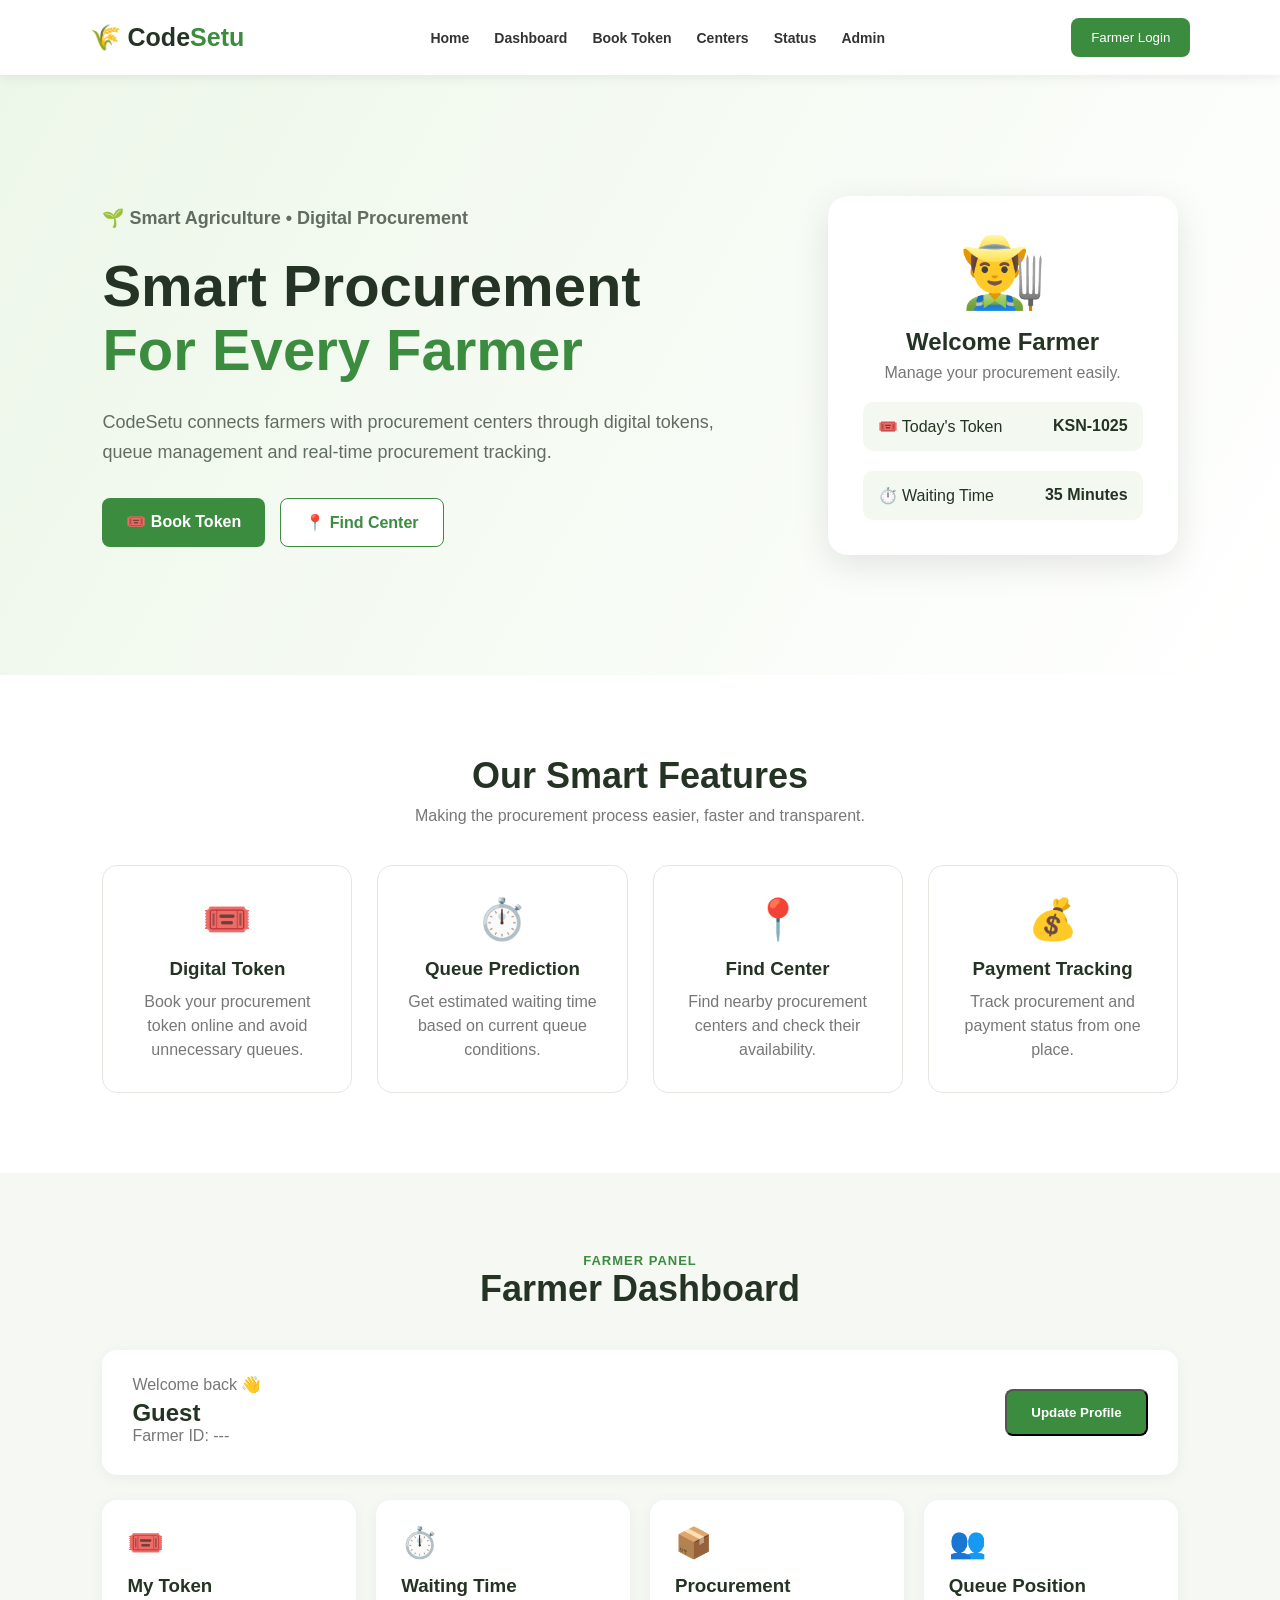
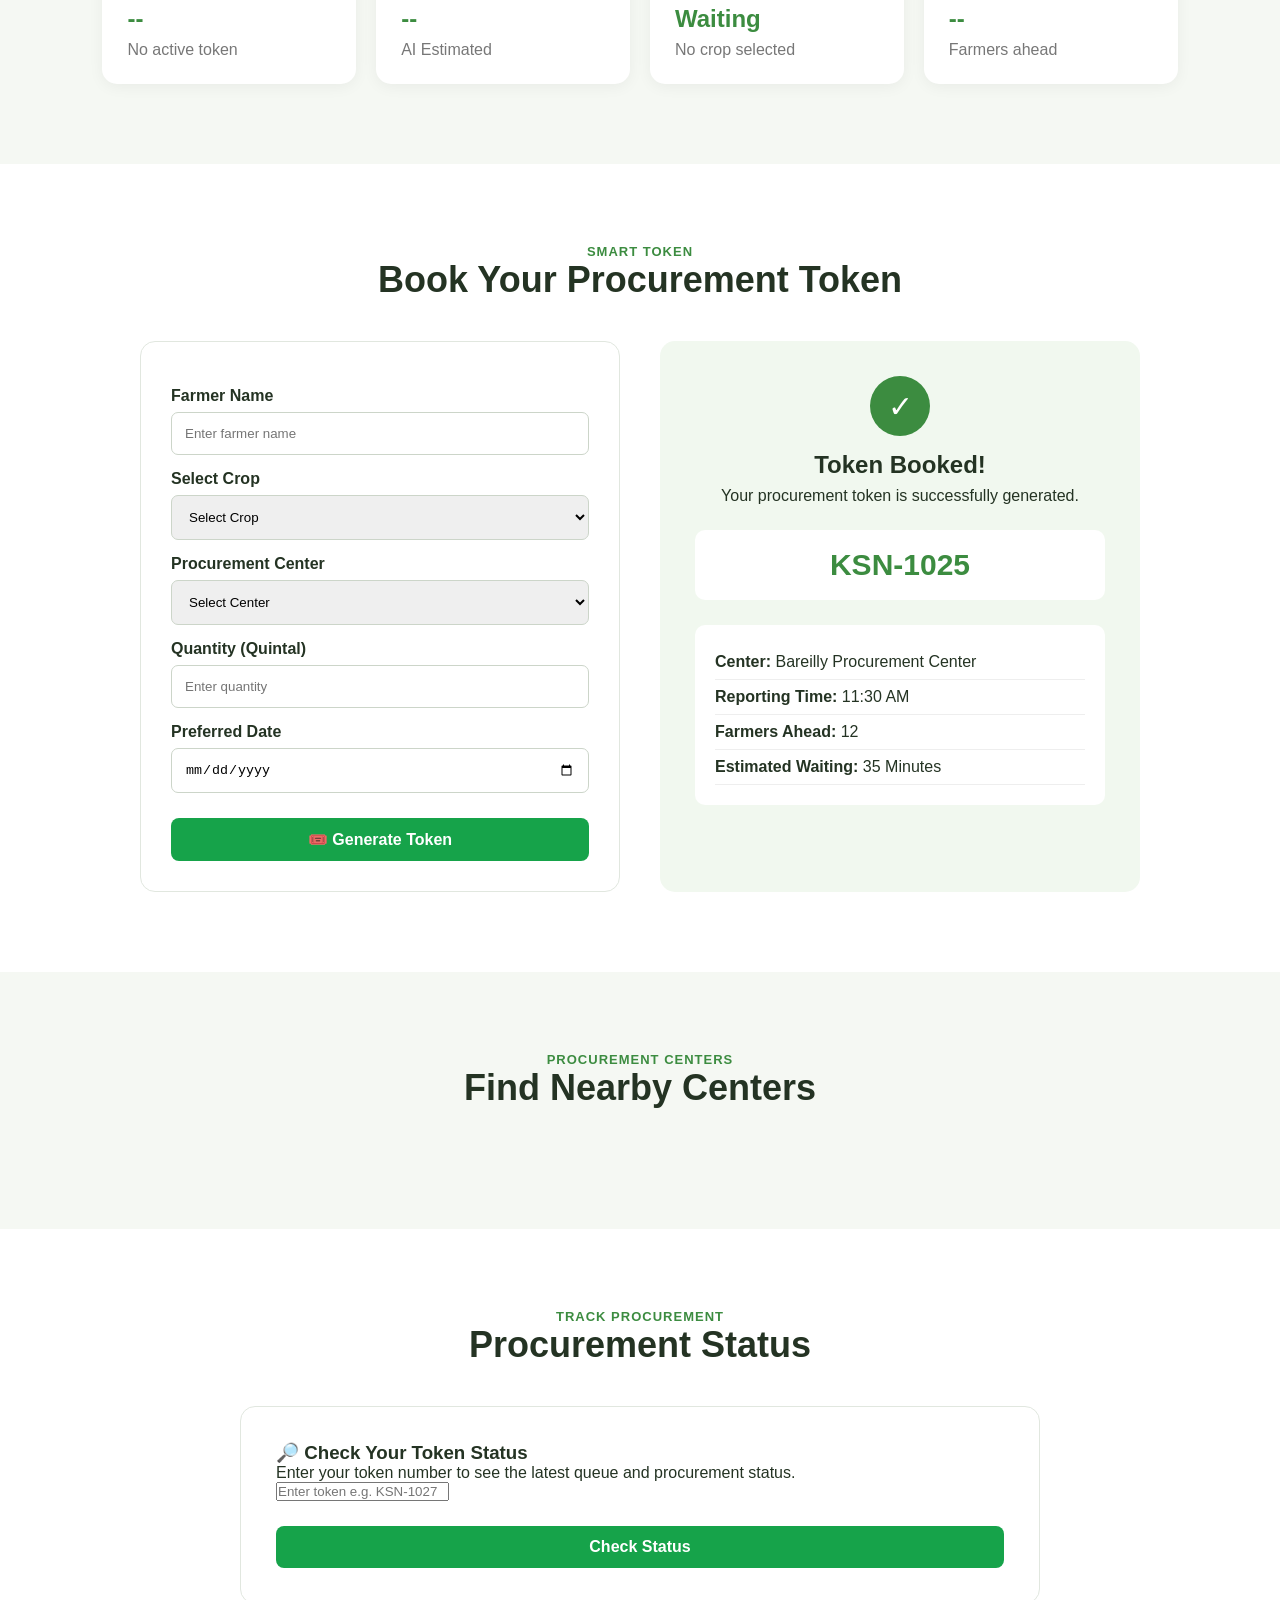
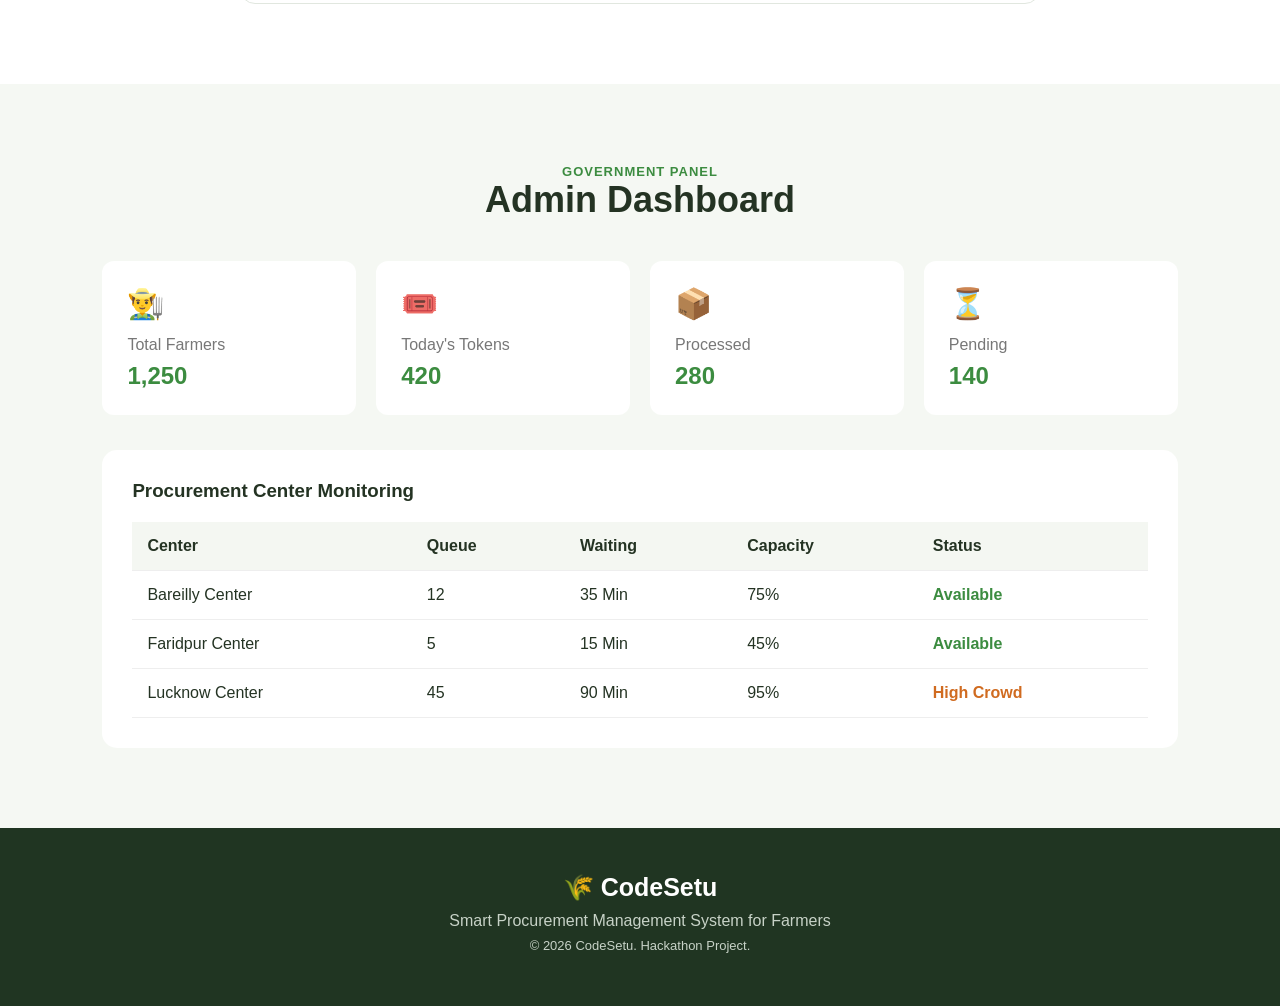
<file: index.html>
<!DOCTYPE html>
<html lang="en">
<head>
    <meta charset="UTF-8">
    <meta name="viewport" content="width=device-width, initial-scale=1.0">

    <title>Codesetu - Smart Procurement</title>
    <link rel="stylesheet" href="project.css">
    <script src="project.js" defer></script>

</head>

<body>

<!-- ================= NAVBAR ================= -->

<header class="navbar">

    <div class="logo">
        🌾 Code<span>Setu</span>
    </div>

    <nav>
        <a href="#home">Home</a>
        <a href="#dashboard">Dashboard</a>
        <a href="#token">Book Token</a>
        <a href="#centers">Centers</a>
        <a href="#status">Status</a>
        <a href="#admin">Admin</a>
    </nav>

    <button class="login-btn" onclick="openLogin()">Farmer Login</button>

</header>


<!-- ================= FARMER LOGIN MODAL ================= -->

<div id="loginModal" class="login-modal">

    <div class="login-box">

        <button
            class="close-btn"
            onclick="closeLogin()"
        >
            ×
        </button>

        <h2>🌾 Farmer Login</h2>

        <p>
            Login using your registered mobile number
        </p>

        <!-- MOBILE NUMBER -->

        <label>
            Mobile Number
        </label>

        <input
            type="tel"
            id="mobile"
            placeholder="Enter 10-digit mobile number"
            maxlength="10"
            required
        >

        <!-- PASSWORD -->

        <label>
            Password
        </label>

        <input
            type="password"
            id="password"
            placeholder="Enter your password"
            required
        >

        <!-- LOGIN BUTTON -->

        <button
            class="submit-btn"
            onclick="loginUser()"
        >
            🔐 Login
        </button>

    </div>

</div>


<!-- ================= HOME ================= -->

<section id="home" class="hero">

    <div class="hero-content">

        <p class="tag">🌱 Smart Agriculture • Digital Procurement</p>

        <h1>
            Smart Procurement
            <br>
            <span>For Every Farmer</span>
        </h1>

        <p>
            CodeSetu connects farmers with procurement centers
            through digital tokens, queue management and
            real-time procurement tracking.
        </p>

        <div class="hero-buttons">
            <a href="#token" class="primary-btn">🎟️ Book Token</a>
            <a href="#centers" class="secondary-btn">📍 Find Center</a>
        </div>

    </div>


    <div class="hero-card">

        <div class="farmer-icon">👨‍🌾</div>

        <h2>Welcome Farmer</h2>

        <p>Manage your procurement easily.</p>

        <div class="mini-card">
            <span>🎟️ Today's Token</span>
            <strong>KSN-1025</strong>
        </div>

        <div class="mini-card">
            <span>⏱️ Waiting Time</span>
            <strong>35 Minutes</strong>
        </div>

    </div>

</section>


<!-- ================= FEATURES ================= -->

<section class="features">

    <h2>Our Smart Features</h2>

    <p class="section-text">
        Making the procurement process easier, faster and transparent.
    </p>

    <div class="feature-grid">

        <div class="feature-card">
            <div class="icon">🎟️</div>
            <h3>Digital Token</h3>
            <p>
                Book your procurement token online and avoid
                unnecessary queues.
            </p>
        </div>

        <div class="feature-card">
            <div class="icon">⏱️</div>
            <h3>Queue Prediction</h3>
            <p>
                Get estimated waiting time based on current
                queue conditions.
            </p>
        </div>

        <div class="feature-card">
            <div class="icon">📍</div>
            <h3>Find Center</h3>
            <p>
                Find nearby procurement centers and check
                their availability.
            </p>
        </div>

        <div class="feature-card">
            <div class="icon">💰</div>
            <h3>Payment Tracking</h3>
            <p>
                Track procurement and payment status from
                one place.
            </p>
        </div>

    </div>

</section>


<!-- ================= FARMER DASHBOARD ================= -->
<!-- ================= FARMER DASHBOARD ================= -->

<section id="dashboard" class="dashboard">

    <div class="section-heading">
        <p>FARMER PANEL</p>
        <h2>Farmer Dashboard</h2>
    </div>


    <div class="welcome-box">

        <div>
            <p>Welcome back 👋</p>

            <h2 id="dashboardFarmerName">
                Guest
            </h2>

            <p>
                Farmer ID:
                <span id="dashboardFarmerId">
                    ---
                </span>
            </p>
        </div>

        <div>
            <button class="primary-btn">
                Update Profile
            </button>
        </div>

    </div>


    <div class="dashboard-grid">

        <!-- TOKEN -->

        <div class="dashboard-card">

            <span>🎟️</span>

            <h3>My Token</h3>

            <h2 id="dashboardToken">
                --
            </h2>

            <p id="dashboardTokenTime">
                No active token
            </p>

        </div>


        <!-- WAITING -->

        <div class="dashboard-card">

            <span>⏱️</span>

            <h3>Waiting Time</h3>

            <h2 id="dashboardWaiting">
                --
            </h2>

            <p>
                AI Estimated
            </p>

        </div>


        <!-- PROCUREMENT -->

        <div class="dashboard-card">

            <span>📦</span>

            <h3>Procurement</h3>

            <h2 id="dashboardStatus">
                Waiting
            </h2>

            <p id="dashboardCrop">
                No crop selected
            </p>

        </div>


        <!-- QUEUE -->

        <div class="dashboard-card">

            <span>👥</span>

            <h3>Queue Position</h3>

            <h2 id="dashboardQueue">
                --
            </h2>

            <p>
                Farmers ahead
            </p>

        </div>

    </div>

</section>

<!-- ================= TOKEN BOOKING ================= -->

<section id="token" class="token-section">

    <div class="section-heading">
        <p>SMART TOKEN</p>
        <h2>Book Your Procurement Token</h2>
    </div>


    <div class="form-container">

        <form id="tokenForm">

            <label>Farmer Name</label>

            <input
                type="text"
                id="tokenFarmerName"
                placeholder="Enter farmer name"
                required
            >


            <label>Select Crop</label>

            <select id="tokenCrop" required>

                <option value="">
                    Select Crop
                </option>

                <option value="Wheat">
                    Wheat
                </option>

                <option value="Rice">
                    Rice
                </option>

                <option value="Maize">
                    Maize
                </option>

                <option value="Mustard">
                    Mustard
                </option>

            </select>


            <label>Procurement Center</label>

            <select id="tokenCenter" required>

                <option value="">
                    Select Center
                </option>

                <option value="1">
                    Center A
                </option>

                <option value="2">
                    Center B
                </option>

                <option value="3">
                    Center C
                </option>

            </select>


            <label>Quantity (Quintal)</label>

            <input
                type="number"
                id="tokenQuantity"
                placeholder="Enter quantity"
                required
            >


            <label>Preferred Date</label>

            <input
                type="date"
                id="tokenDate"
                required
            >


            <button
                type="submit"
                class="submit-btn"
            >
                🎟️ Generate Token
            </button>

        </form>


        <div class="token-result">

            <div class="success-icon">
                ✓
            </div>

            <h2>
                Token Booked!
            </h2>

            <p>
                Your procurement token is successfully generated.
            </p>

            <div class="token-number">
                KSN-1025
            </div>

            <div class="token-info">

                <p>
                    <strong>Center:</strong>
                    Bareilly Procurement Center
                </p>

                <p>
                    <strong>Reporting Time:</strong>
                    11:30 AM
                </p>

                <p>
                    <strong>Farmers Ahead:</strong>
                    12
                </p>

                <p>
                    <strong>Estimated Waiting:</strong>
                    35 Minutes
                </p>

            </div>

        </div>

    </div>

</section>


<!-- ================= PROCUREMENT CENTERS ================= -->

<section id="centers" class="centers">

    <div class="section-heading">

        <p>PROCUREMENT CENTERS</p>

        <h2>Find Nearby Centers</h2>

    </div>


   <div class="center-grid" id="centerGrid">

    <!-- Live centers will be loaded from database -->

</div>

</section>
<!-- ================= STATUS ================= -->

<section id="status" class="status-section">

    <div class="section-heading">

        <p>TRACK PROCUREMENT</p>

        <h2>Procurement Status</h2>

    </div>


    <!-- TOKEN SEARCH -->

    <div class="status-card">

        <div class="status-search">

            <h3>
                🔎 Check Your Token Status
            </h3>

            <p>
                Enter your token number to see the
                latest queue and procurement status.
            </p>

            <div class="status-search-box">

                <input
    type="text"
    id="statusTokenInput"
    placeholder="Enter token e.g. KSN-1027"
>

                <button
                    type="button"
                    class="submit-btn"
                    onclick="checkTokenStatus()"
                >
                    Check Status
                </button>

            </div>

        </div>


        <!-- DYNAMIC RESULT -->

        <div
            id="statusResult"
            class="status-result"
            style="display:none;"
        >

            <div class="status-header">

                <div>

                    <h3 id="statusTokenTitle">
                        Token KSN-4
                    </h3>

                    <p>
                        Farmer ID:
                        <strong id="statusFarmerId">
                            --
                        </strong>
                    </p>

                </div>

                <span
                    id="statusBadge"
                    class="status-badge"
                >
                    Waiting
                </span>

            </div>


            <div class="status-info-grid">

                <div class="status-info-box">

                    <span>
                        👥 Queue Position
                    </span>

                    <strong id="statusQueue">
                        --
                    </strong>

                </div>

                <div class="status-info-box">

                    <span>
                        📦 Procurement
                    </span>

                    <strong id="statusProcurement">
                        --
                    </strong>

                </div>

            </div>


            <div class="timeline">

                <div class="timeline-item completed">

                    <div class="circle">
                        ✓
                    </div>

                    <div>
                        <h3>
                            Token Generated
                        </h3>

                        <p>
                            Token successfully generated
                        </p>
                    </div>

                </div>


                <div
                    class="timeline-item active"
                >

                    <div class="circle">
                        2
                    </div>

                    <div>
                        <h3>
                            Queue Status
                        </h3>

                        <p>
                            Your position is shown above
                        </p>
                    </div>

                </div>


                <div class="timeline-item">

                    <div class="circle">
                        3
                    </div>

                    <div>
                        <h3>
                            Procurement Processing
                        </h3>

                        <p>
                            Will update according to current status
                        </p>
                    </div>

                </div>


                <div class="timeline-item">

                    <div class="circle">
                        4
                    </div>

                    <div>
                        <h3>
                            Crop Accepted
                        </h3>

                        <p>
                            Pending
                        </p>
                    </div>

                </div>


                <div class="timeline-item">

                    <div class="circle">
                        5
                    </div>

                    <div>
                        <h3>
                            Payment Received
                        </h3>

                        <p>
                            Pending
                        </p>
                    </div>

                </div>

            </div>

        </div>

    </div>

</section>


<!-- ================= ADMIN DASHBOARD ================= -->

<section id="admin" class="admin-section">

    <div class="section-heading">

        <p>GOVERNMENT PANEL</p>

        <h2>Admin Dashboard</h2>

    </div>


    <div class="admin-stats">

        <div class="admin-card">

            <span>👨‍🌾</span>

            <p>
                Total Farmers
            </p>

            <h2>
                1,250
            </h2>

        </div>


        <div class="admin-card">

            <span>🎟️</span>

            <p>
                Today's Tokens
            </p>

            <h2>
                420
            </h2>

        </div>


        <div class="admin-card">

            <span>📦</span>

            <p>
                Processed
            </p>

            <h2>
                280
            </h2>

        </div>


        <div class="admin-card">

            <span>⏳</span>

            <p>
                Pending
            </p>

            <h2>
                140
            </h2>

        </div>

    </div>


    <div class="admin-table">

        <h3>
            Procurement Center Monitoring
        </h3>

        <table>

            <thead>

                <tr>
                    <th>Center</th>
                    <th>Queue</th>
                    <th>Waiting</th>
                    <th>Capacity</th>
                    <th>Status</th>
                </tr>

            </thead>


            <tbody>

                <tr>

                    <td>
                        Bareilly Center
                    </td>

                    <td>
                        12
                    </td>

                    <td>
                        35 Min
                    </td>

                    <td>
                        75%
                    </td>

                    <td>
                        <span class="table-green">
                            Available
                        </span>
                    </td>

                </tr>


                <tr>

                    <td>
                        Faridpur Center
                    </td>

                    <td>
                        5
                    </td>

                    <td>
                        15 Min
                    </td>

                    <td>
                        45%
                    </td>

                    <td>
                        <span class="table-green">
                            Available
                        </span>
                    </td>

                </tr>


                <tr>

                    <td>
                        Lucknow Center
                    </td>

                    <td>
                        45
                    </td>

                    <td>
                        90 Min
                    </td>

                    <td>
                        95%
                    </td>

                    <td>
                        <span class="table-red">
                            High Crowd
                        </span>
                    </td>

                </tr>

            </tbody>

        </table>

    </div>

</section>


<!-- ================= FOOTER ================= -->

<footer>

    <div class="footer-logo">
        🌾 CodeSetu
    </div>

    <p>
        Smart Procurement Management System for Farmers
    </p>

    <p class="copyright">
        © 2026 CodeSetu. Hackathon Project.
    </p>

</footer>


</body>
</html>
</file>
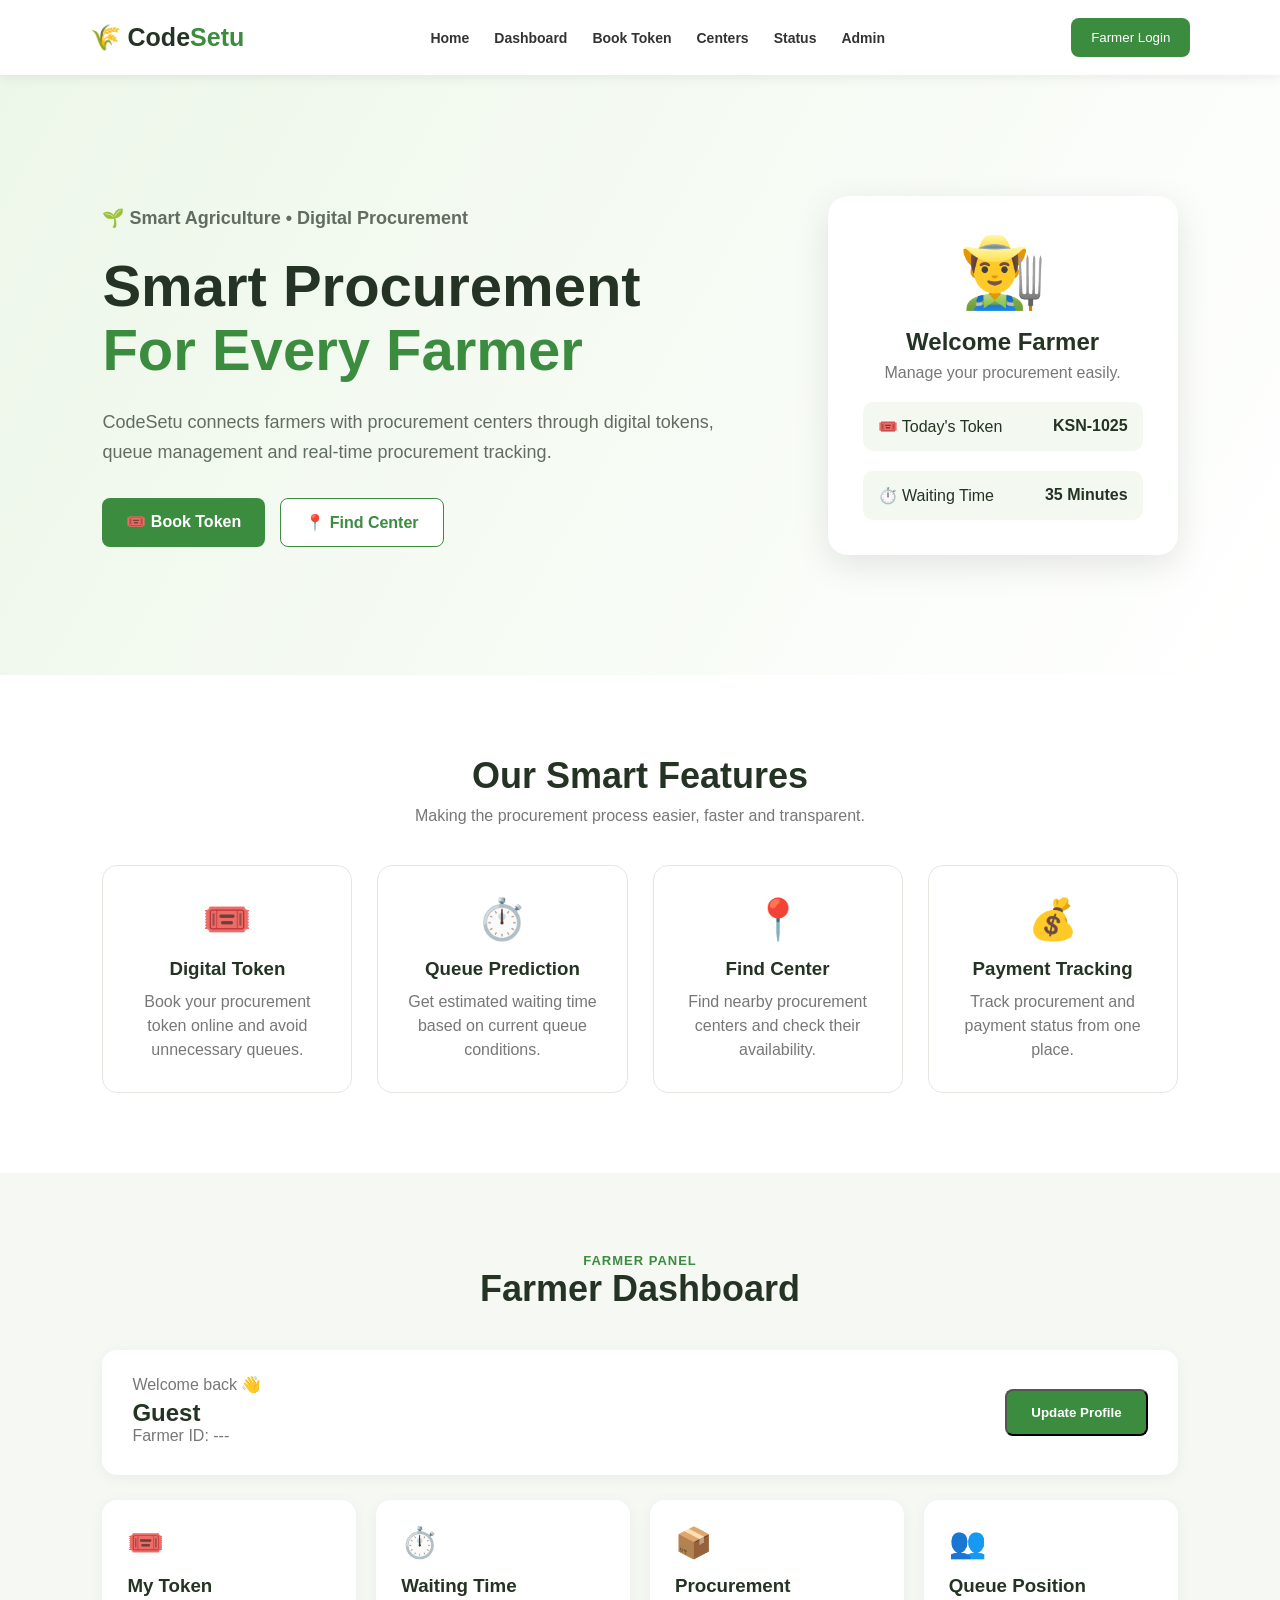
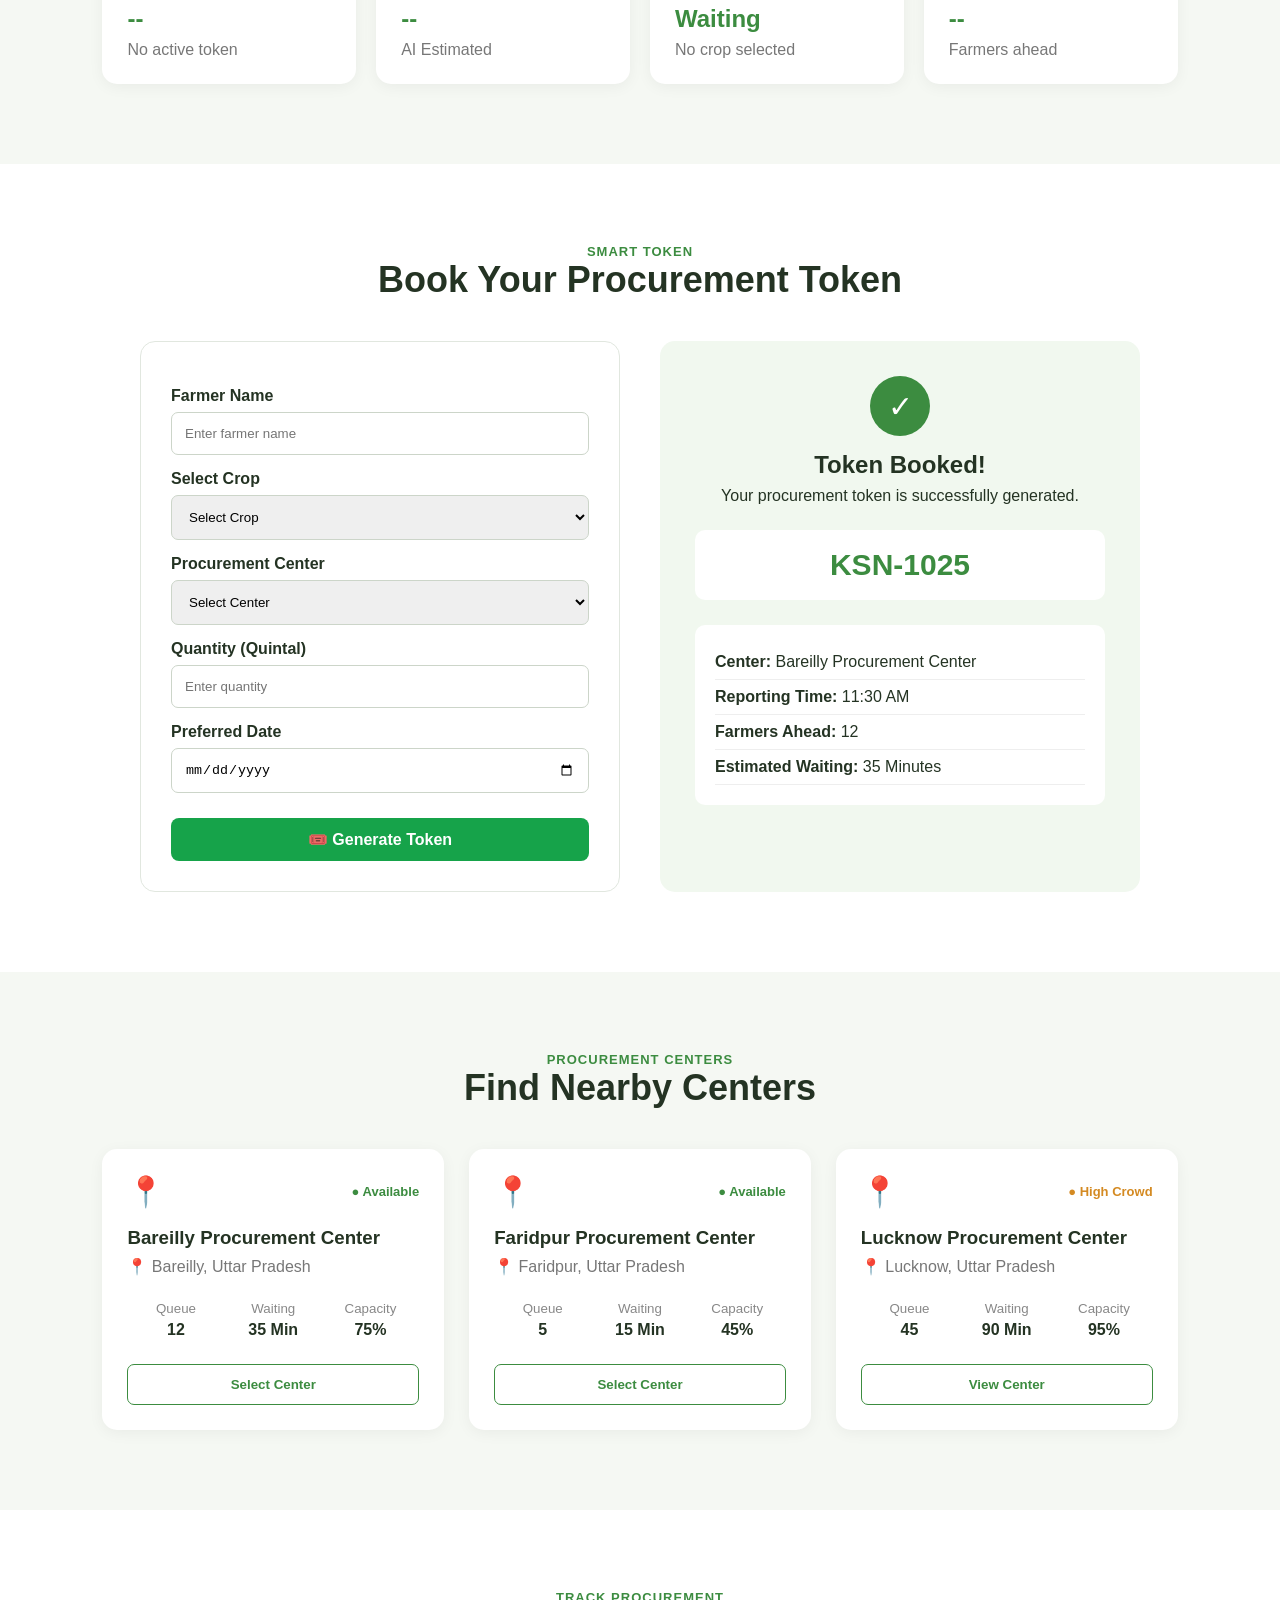
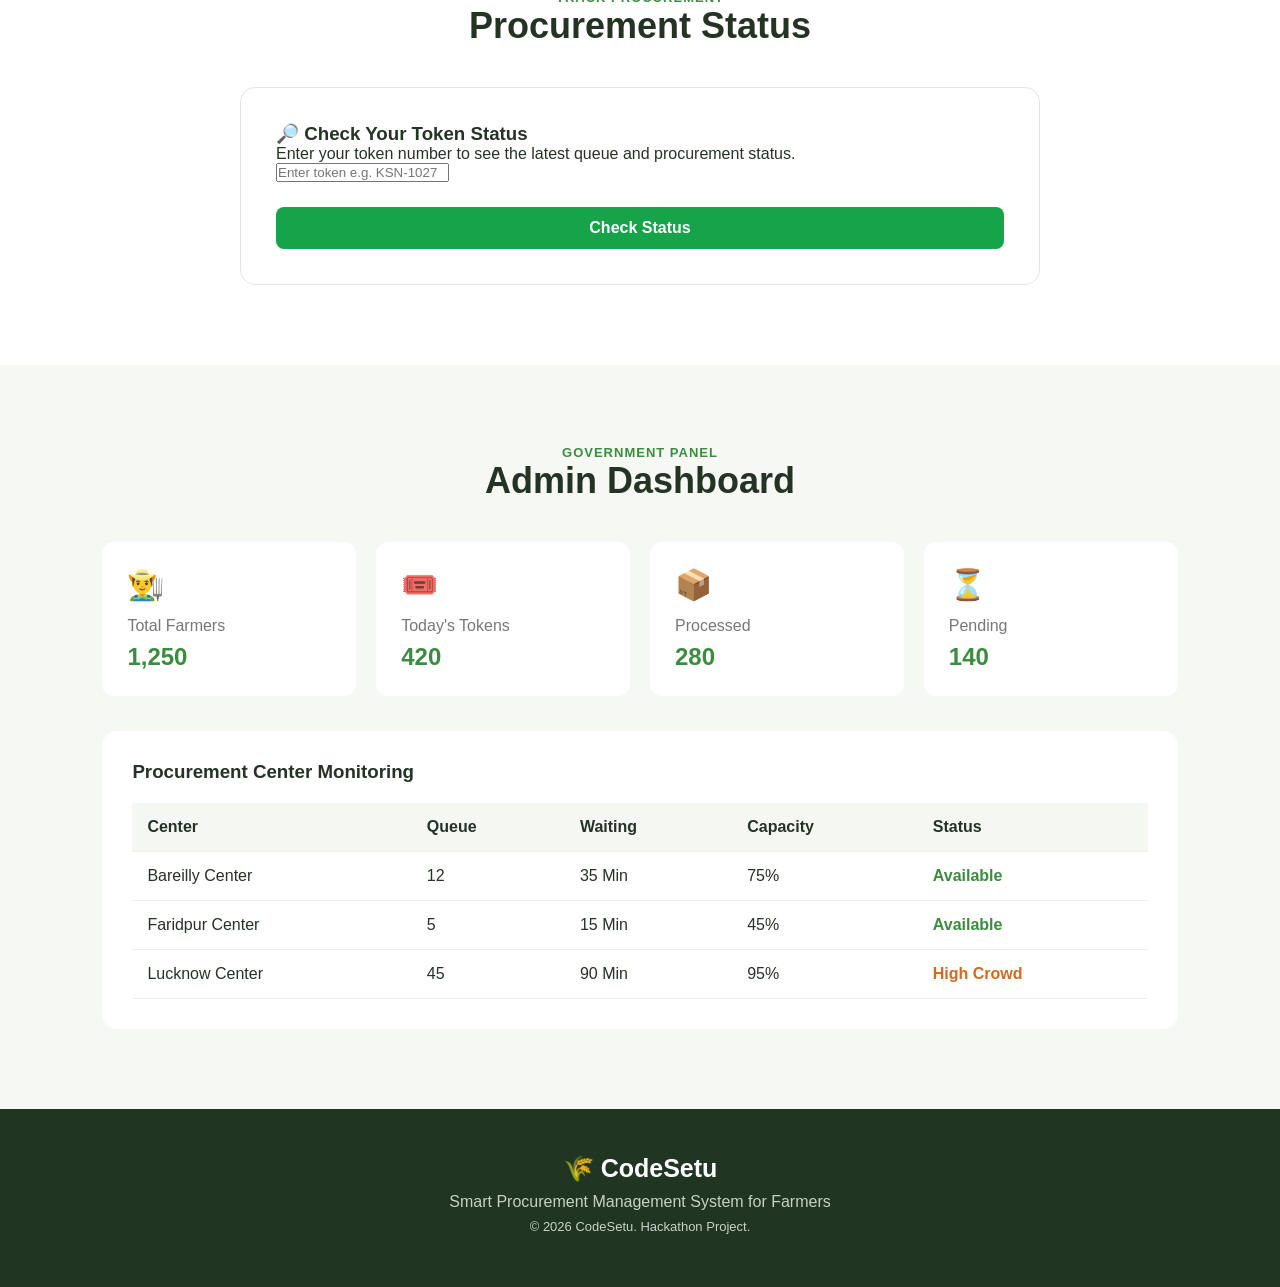
<file: project.html>
<!DOCTYPE html>
<html lang="en">
<head>
    <meta charset="UTF-8">
    <meta name="viewport" content="width=device-width, initial-scale=1.0">

    <title>Codesetu - Smart Procurement</title>
    <link rel="stylesheet" href="project.css">
    <script src="project.js" defer></script>

</head>

<body>

<!-- ================= NAVBAR ================= -->

<header class="navbar">

    <div class="logo">
        🌾 Code<span>Setu</span>
    </div>

    <nav>
        <a href="#home">Home</a>
        <a href="#dashboard">Dashboard</a>
        <a href="#token">Book Token</a>
        <a href="#centers">Centers</a>
        <a href="#status">Status</a>
        <a href="#admin">Admin</a>
    </nav>

    <button class="login-btn" onclick="openLogin()">Farmer Login</button>

</header>


<!-- ================= FARMER LOGIN MODAL ================= -->

<div id="loginModal" class="login-modal">

    <div class="login-box">

        <button
            class="close-btn"
            onclick="closeLogin()"
        >
            ×
        </button>

        <h2>🌾 Farmer Login</h2>

        <p>
            Login using your registered mobile number
        </p>

        <!-- MOBILE NUMBER -->

        <label>
            Mobile Number
        </label>

        <input
            type="tel"
            id="mobile"
            placeholder="Enter 10-digit mobile number"
            maxlength="10"
            required
        >

        <!-- PASSWORD -->

        <label>
            Password
        </label>

        <input
            type="password"
            id="password"
            placeholder="Enter your password"
            required
        >
        <button
    type="button"
    onclick="openForgotPassword()"
    style="margin: 10px 0; background: none; border: none; color: #2563eb; cursor: pointer;"
>
    Forgot Password?
</button>

        <!-- LOGIN BUTTON -->

        <button
            class="submit-btn"
            onclick="loginUser()"
        >
            🔐 Login
        </button>

    </div>

</div>

<!-- ================= FORGOT PASSWORD MODAL ================= -->

<div id="forgotPasswordModal" class="login-modal">

    <div class="login-box">

        <button
            class="close-btn"
            onclick="closeForgotPassword()"
        >
            ×
        </button>

        <h2>🔐 Forgot Password</h2>

        <p>
            Reset your password using OTP
        </p>

        <!-- MOBILE NUMBER -->

        <label>
            Mobile Number
        </label>

        <input
            type="tel"
            id="forgotMobile"
            placeholder="Enter 10-digit mobile number"
            maxlength="10"
        >

        <!-- SEND OTP -->

        <button
            class="submit-btn"
            onclick="requestForgotOTP()"
        >
            📱 Send Demo OTP
        </button>

        <!-- OTP -->

        <div id="otpSection" style="display: none;">

            <label>
                Enter OTP
            </label>

            <input
                type="text"
                id="forgotOTP"
                placeholder="Enter 6-digit OTP"
                maxlength="6"
            >

            <button
                class="submit-btn"
                onclick="verifyForgotOTP()"
            >
                ✅ Verify OTP
            </button>

        </div>

        <!-- NEW PASSWORD -->

        <div id="newPasswordSection" style="display: none;">

            <label>
                New Password
            </label>

            <input
                type="password"
                id="newPassword"
                placeholder="Enter new password"
            >

            <label>
                Confirm New Password
            </label>

            <input
                type="password"
                id="confirmNewPassword"
                placeholder="Confirm new password"
            >

            <button
                class="submit-btn"
                onclick="resetForgotPassword()"
            >
                🔄 Reset Password
            </button>

        </div>

    </div>

</div>
<!-- ================= HOME ================= -->

<section id="home" class="hero">

    <div class="hero-content">

        <p class="tag">🌱 Smart Agriculture • Digital Procurement</p>

        <h1>
            Smart Procurement
            <br>
            <span>For Every Farmer</span>
        </h1>

        <p>
            CodeSetu connects farmers with procurement centers
            through digital tokens, queue management and
            real-time procurement tracking.
        </p>

        <div class="hero-buttons">
            <a href="#token" class="primary-btn">🎟️ Book Token</a>
            <a href="#centers" class="secondary-btn">📍 Find Center</a>
        </div>

    </div>


    <div class="hero-card">

        <div class="farmer-icon">👨‍🌾</div>

        <h2>Welcome Farmer</h2>

        <p>Manage your procurement easily.</p>

        <div class="mini-card">
            <span>🎟️ Today's Token</span>
            <strong>KSN-1025</strong>
        </div>

        <div class="mini-card">
            <span>⏱️ Waiting Time</span>
            <strong>35 Minutes</strong>
        </div>

    </div>

</section>


<!-- ================= FEATURES ================= -->

<section class="features">

    <h2>Our Smart Features</h2>

    <p class="section-text">
        Making the procurement process easier, faster and transparent.
    </p>

    <div class="feature-grid">

        <div class="feature-card">
            <div class="icon">🎟️</div>
            <h3>Digital Token</h3>
            <p>
                Book your procurement token online and avoid
                unnecessary queues.
            </p>
        </div>

        <div class="feature-card">
            <div class="icon">⏱️</div>
            <h3>Queue Prediction</h3>
            <p>
                Get estimated waiting time based on current
                queue conditions.
            </p>
        </div>

        <div class="feature-card">
            <div class="icon">📍</div>
            <h3>Find Center</h3>
            <p>
                Find nearby procurement centers and check
                their availability.
            </p>
        </div>

        <div class="feature-card">
            <div class="icon">💰</div>
            <h3>Payment Tracking</h3>
            <p>
                Track procurement and payment status from
                one place.
            </p>
        </div>

    </div>

</section>


<!-- ================= FARMER DASHBOARD ================= -->
<!-- ================= FARMER DASHBOARD ================= -->

<section id="dashboard" class="dashboard">

    <div class="section-heading">
        <p>FARMER PANEL</p>
        <h2>Farmer Dashboard</h2>
    </div>


    <div class="welcome-box">

        <div>
            <p>Welcome back 👋</p>

            <h2 id="dashboardFarmerName">
                Guest
            </h2>

            <p>
                Farmer ID:
                <span id="dashboardFarmerId">
                    ---
                </span>
            </p>
        </div>

        <div>
            <button class="primary-btn">
                Update Profile
            </button>
        </div>

    </div>


    <div class="dashboard-grid">

        <!-- TOKEN -->

        <div class="dashboard-card">

            <span>🎟️</span>

            <h3>My Token</h3>

            <h2 id="dashboardToken">
                --
            </h2>

            <p id="dashboardTokenTime">
                No active token
            </p>

        </div>


        <!-- WAITING -->

        <div class="dashboard-card">

            <span>⏱️</span>

            <h3>Waiting Time</h3>

            <h2 id="dashboardWaiting">
                --
            </h2>

            <p>
                AI Estimated
            </p>

        </div>


        <!-- PROCUREMENT -->

        <div class="dashboard-card">

            <span>📦</span>

            <h3>Procurement</h3>

            <h2 id="dashboardStatus">
                Waiting
            </h2>

            <p id="dashboardCrop">
                No crop selected
            </p>

        </div>


        <!-- QUEUE -->

        <div class="dashboard-card">

            <span>👥</span>

            <h3>Queue Position</h3>

            <h2 id="dashboardQueue">
                --
            </h2>

            <p>
                Farmers ahead
            </p>

        </div>

    </div>

</section>

<!-- ================= TOKEN BOOKING ================= -->

<section id="token" class="token-section">

    <div class="section-heading">
        <p>SMART TOKEN</p>
        <h2>Book Your Procurement Token</h2>
    </div>


    <div class="form-container">

        <form id="tokenForm">

            <label>Farmer Name</label>

            <input
                type="text"
                id="tokenFarmerName"
                placeholder="Enter farmer name"
                required
            >


            <label>Select Crop</label>

            <select id="tokenCrop" required>

                <option value="">
                    Select Crop
                </option>

                <option value="Wheat">
                    Wheat
                </option>

                <option value="Rice">
                    Rice
                </option>

                <option value="Maize">
                    Maize
                </option>

                <option value="Mustard">
                    Mustard
                </option>

            </select>


            <label>Procurement Center</label>

            <select id="tokenCenter" required>

                <option value="">
                    Select Center
                </option>

                <option value="1">
                    Center A
                </option>

                <option value="2">
                    Center B
                </option>

                <option value="3">
                    Center C
                </option>

            </select>


            <label>Quantity (Quintal)</label>

            <input
                type="number"
                id="tokenQuantity"
                placeholder="Enter quantity"
                required
            >


            <label>Preferred Date</label>

            <input
                type="date"
                id="tokenDate"
                required
            >


            <button
                type="submit"
                class="submit-btn"
            >
                🎟️ Generate Token
            </button>

        </form>


        <div class="token-result">

            <div class="success-icon">
                ✓
            </div>

            <h2>
                Token Booked!
            </h2>

            <p>
                Your procurement token is successfully generated.
            </p>

            <div class="token-number">
                KSN-1025
            </div>

            <div class="token-info">

                <p>
                    <strong>Center:</strong>
                    Bareilly Procurement Center
                </p>

                <p>
                    <strong>Reporting Time:</strong>
                    11:30 AM
                </p>

                <p>
                    <strong>Farmers Ahead:</strong>
                    12
                </p>

                <p>
                    <strong>Estimated Waiting:</strong>
                    35 Minutes
                </p>

            </div>

        </div>

    </div>

</section>


<!-- ================= PROCUREMENT CENTERS ================= -->

<section id="centers" class="centers">

    <div class="section-heading">

        <p>PROCUREMENT CENTERS</p>

        <h2>Find Nearby Centers</h2>

    </div>


    <div class="center-grid">


        <!-- CENTER 1 -->

        <div class="center-card">

            <div class="center-top">

                <span class="location-icon">
                    📍
                </span>

                <span class="available">
                    ● Available
                </span>

            </div>

            <h3>
                Bareilly Procurement Center
            </h3>

            <p>
                📍 Bareilly, Uttar Pradesh
            </p>

            <div class="center-details">

                <div>
                    <small>Queue</small>
                    <strong>12</strong>
                </div>

                <div>
                    <small>Waiting</small>
                    <strong>35 Min</strong>
                </div>

                <div>
                    <small>Capacity</small>
                    <strong>75%</strong>
                </div>

            </div>

            <button
                class="outline-btn"
                onclick="selectCenter('1')"
            >
                Select Center
            </button>

        </div>


        <!-- CENTER 2 -->

        <div class="center-card">

            <div class="center-top">

                <span class="location-icon">
                    📍
                </span>

                <span class="available">
                    ● Available
                </span>

            </div>

            <h3>
                Faridpur Procurement Center
            </h3>

            <p>
                📍 Faridpur, Uttar Pradesh
            </p>

            <div class="center-details">

                <div>
                    <small>Queue</small>
                    <strong>5</strong>
                </div>

                <div>
                    <small>Waiting</small>
                    <strong>15 Min</strong>
                </div>

                <div>
                    <small>Capacity</small>
                    <strong>45%</strong>
                </div>

            </div>

            <button
                class="outline-btn"
                onclick="selectCenter('2')"
            >
                Select Center
            </button>

        </div>


        <!-- CENTER 3 -->

        <div class="center-card">

            <div class="center-top">

                <span class="location-icon">
                    📍
                </span>

                <span class="busy">
                    ● High Crowd
                </span>

            </div>

            <h3>
                Lucknow Procurement Center
            </h3>

            <p>
                📍 Lucknow, Uttar Pradesh
            </p>

            <div class="center-details">

                <div>
                    <small>Queue</small>
                    <strong>45</strong>
                </div>

                <div>
                    <small>Waiting</small>
                    <strong>90 Min</strong>
                </div>

                <div>
                    <small>Capacity</small>
                    <strong>95%</strong>
                </div>

            </div>

            <button
                class="outline-btn"
                onclick="selectCenter('3')"
            >
                View Center
            </button>

        </div>

    </div>

</section>


<!-- ================= STATUS ================= -->

<section id="status" class="status-section">

    <div class="section-heading">

        <p>TRACK PROCUREMENT</p>

        <h2>Procurement Status</h2>

    </div>


    <!-- TOKEN SEARCH -->

    <div class="status-card">

        <div class="status-search">

            <h3>
                🔎 Check Your Token Status
            </h3>

            <p>
                Enter your token number to see the
                latest queue and procurement status.
            </p>

            <div class="status-search-box">

                <input
    type="text"
    id="statusTokenInput"
    placeholder="Enter token e.g. KSN-1027"
>

                <button
                    type="button"
                    class="submit-btn"
                    onclick="checkTokenStatus()"
                >
                    Check Status
                </button>

            </div>

        </div>


        <!-- DYNAMIC RESULT -->

        <div
            id="statusResult"
            class="status-result"
            style="display:none;"
        >

            <div class="status-header">

                <div>

                    <h3 id="statusTokenTitle">
                        Token KSN-4
                    </h3>

                    <p>
                        Farmer ID:
                        <strong id="statusFarmerId">
                            --
                        </strong>
                    </p>

                </div>

                <span
                    id="statusBadge"
                    class="status-badge"
                >
                    Waiting
                </span>

            </div>


            <div class="status-info-grid">

                <div class="status-info-box">

                    <span>
                        👥 Queue Position
                    </span>

                    <strong id="statusQueue">
                        --
                    </strong>

                </div>

                <div class="status-info-box">

                    <span>
                        📦 Procurement
                    </span>

                    <strong id="statusProcurement">
                        --
                    </strong>

                </div>

            </div>


            <div class="timeline">

                <div class="timeline-item completed">

                    <div class="circle">
                        ✓
                    </div>

                    <div>
                        <h3>
                            Token Generated
                        </h3>

                        <p>
                            Token successfully generated
                        </p>
                    </div>

                </div>


                <div
                    class="timeline-item active"
                >

                    <div class="circle">
                        2
                    </div>

                    <div>
                        <h3>
                            Queue Status
                        </h3>

                        <p>
                            Your position is shown above
                        </p>
                    </div>

                </div>


                <div class="timeline-item">

                    <div class="circle">
                        3
                    </div>

                    <div>
                        <h3>
                            Procurement Processing
                        </h3>

                        <p>
                            Will update according to current status
                        </p>
                    </div>

                </div>


                <div class="timeline-item">

                    <div class="circle">
                        4
                    </div>

                    <div>
                        <h3>
                            Crop Accepted
                        </h3>

                        <p>
                            Pending
                        </p>
                    </div>

                </div>


                <div class="timeline-item">

                    <div class="circle">
                        5
                    </div>

                    <div>
                        <h3>
                            Payment Received
                        </h3>

                        <p>
                            Pending
                        </p>
                    </div>

                </div>

            </div>

        </div>

    </div>

</section>


<!-- ================= ADMIN DASHBOARD ================= -->

<section id="admin" class="admin-section">

    <div class="section-heading">

        <p>GOVERNMENT PANEL</p>

        <h2>Admin Dashboard</h2>

    </div>


    <div class="admin-stats">

        <div class="admin-card">

            <span>👨‍🌾</span>

            <p>
                Total Farmers
            </p>

            <h2>
                1,250
            </h2>

        </div>


        <div class="admin-card">

            <span>🎟️</span>

            <p>
                Today's Tokens
            </p>

            <h2>
                420
            </h2>

        </div>


        <div class="admin-card">

            <span>📦</span>

            <p>
                Processed
            </p>

            <h2>
                280
            </h2>

        </div>


        <div class="admin-card">

            <span>⏳</span>

            <p>
                Pending
            </p>

            <h2>
                140
            </h2>

        </div>

    </div>


    <div class="admin-table">

        <h3>
            Procurement Center Monitoring
        </h3>

        <table>

            <thead>

                <tr>
                    <th>Center</th>
                    <th>Queue</th>
                    <th>Waiting</th>
                    <th>Capacity</th>
                    <th>Status</th>
                </tr>

            </thead>


            <tbody>

                <tr>

                    <td>
                        Bareilly Center
                    </td>

                    <td>
                        12
                    </td>

                    <td>
                        35 Min
                    </td>

                    <td>
                        75%
                    </td>

                    <td>
                        <span class="table-green">
                            Available
                        </span>
                    </td>

                </tr>


                <tr>

                    <td>
                        Faridpur Center
                    </td>

                    <td>
                        5
                    </td>

                    <td>
                        15 Min
                    </td>

                    <td>
                        45%
                    </td>

                    <td>
                        <span class="table-green">
                            Available
                        </span>
                    </td>

                </tr>


                <tr>

                    <td>
                        Lucknow Center
                    </td>

                    <td>
                        45
                    </td>

                    <td>
                        90 Min
                    </td>

                    <td>
                        95%
                    </td>

                    <td>
                        <span class="table-red">
                            High Crowd
                        </span>
                    </td>

                </tr>

            </tbody>

        </table>

    </div>

</section>


<!-- ================= FOOTER ================= -->

<footer>

    <div class="footer-logo">
        🌾 CodeSetu
    </div>

    <p>
        Smart Procurement Management System for Farmers
    </p>

    <p class="copyright">
        © 2026 CodeSetu. Hackathon Project.
    </p>

</footer>


</body>
</html>
</file>
<file: project.css>
* {
    margin: 0;
    padding: 0;
    box-sizing: border-box;
}

html {
    scroll-behavior: smooth;
}

body {
    font-family: Arial, Helvetica, sans-serif;
    background: #f5f8f3;
    color: #243323;
}


/* ================= NAVBAR ================= */

.navbar {
    height: 75px;
    background: white;
    display: flex;
    align-items: center;
    justify-content: space-between;
    padding: 0 7%;
    position: sticky;
    top: 0;
    z-index: 100;
    box-shadow: 0 2px 12px rgba(0,0,0,0.08);
}

.logo {
    font-size: 25px;
    font-weight: bold;
}

.logo span {
    color: #3c8c40;
}

nav {
    display: flex;
    gap: 25px;
}

nav a {
    text-decoration: none;
    color: #333;
    font-size: 14px;
    font-weight: 600;
}

nav a:hover {
    color: #3c8c40;
}

.login-btn {
    border: none;
    background: #3c8c40;
    color: white;
    padding: 12px 20px;
    border-radius: 8px;
    cursor: pointer;
}


/* ================= HERO ================= */

.hero {
    min-height: 600px;
    padding: 80px 8%;
    display: flex;
    align-items: center;
    justify-content: space-between;
    gap: 50px;
    background: linear-gradient(120deg, #edf7e9, #ffffff);
}

.hero-content {
    max-width: 650px;
}

.tag {
    color: #3c8c40;
    font-weight: bold;
    margin-bottom: 20px;
}

.hero h1 {
    font-size: 58px;
    line-height: 1.1;
    margin-bottom: 25px;
}

.hero h1 span {
    color: #3c8c40;
}

.hero-content > p {
    font-size: 18px;
    line-height: 1.7;
    color: #626c61;
}

.hero-buttons {
    display: flex;
    gap: 15px;
    margin-top: 30px;
}

.primary-btn,
.secondary-btn {
    text-decoration: none;
    padding: 14px 24px;
    border-radius: 8px;
    font-weight: bold;
    display: inline-block;
}

.primary-btn {
    background: #3c8c40;
    color: white;
}

.secondary-btn {
    background: white;
    color: #3c8c40;
    border: 1px solid #3c8c40;
}


/* HERO CARD */

.hero-card {
    background: white;
    width: 350px;
    padding: 35px;
    border-radius: 20px;
    box-shadow: 0 10px 35px rgba(0,0,0,0.1);
    text-align: center;
}

.farmer-icon {
    font-size: 70px;
    margin-bottom: 15px;
}

.hero-card h2 {
    margin-bottom: 8px;
}

.hero-card p {
    color: #777;
}

.mini-card {
    margin-top: 20px;
    padding: 15px;
    background: #f3f8f1;
    border-radius: 10px;
    display: flex;
    justify-content: space-between;
}


/* ================= FEATURES ================= */

.features {
    padding: 80px 8%;
    background: white;
    text-align: center;
}

.features h2,
.section-heading h2 {
    font-size: 36px;
    margin-bottom: 10px;
}

.section-text {
    color: #777;
    margin-bottom: 40px;
}

.feature-grid {
    display: grid;
    grid-template-columns: repeat(4, 1fr);
    gap: 25px;
}

.feature-card {
    padding: 30px 20px;
    border: 1px solid #e2e8df;
    border-radius: 15px;
    transition: 0.3s;
}

.feature-card:hover {
    transform: translateY(-7px);
    box-shadow: 0 10px 25px rgba(0,0,0,0.08);
}

.icon {
    font-size: 40px;
    margin-bottom: 15px;
}

.feature-card h3 {
    margin-bottom: 10px;
}

.feature-card p {
    color: #777;
    line-height: 1.5;
}


/* ================= COMMON SECTION ================= */

.dashboard,
.token-section,
.centers,
.status-section,
.admin-section {
    padding: 80px 8%;
}

.section-heading {
    text-align: center;
    margin-bottom: 40px;
}

.section-heading p {
    color: #3c8c40;
    font-weight: bold;
    font-size: 13px;
    letter-spacing: 1px;
}


/* ================= DASHBOARD ================= */

.dashboard {
    background: #f5f8f3;
}

.welcome-box {
    background: white;
    border-radius: 15px;
    padding: 25px 30px;
    display: flex;
    justify-content: space-between;
    align-items: center;
    margin-bottom: 25px;
    box-shadow: 0 3px 15px rgba(0,0,0,0.05);
}

.welcome-box p {
    color: #777;
    margin-bottom: 5px;
}

.dashboard-grid {
    display: grid;
    grid-template-columns: repeat(4, 1fr);
    gap: 20px;
}

.dashboard-card {
    background: white;
    padding: 25px;
    border-radius: 15px;
    box-shadow: 0 3px 15px rgba(0,0,0,0.05);
}

.dashboard-card span {
    font-size: 30px;
}

.dashboard-card h3 {
    margin-top: 15px;
}

.dashboard-card h2 {
    color: #3c8c40;
    margin: 8px 0;
}

.dashboard-card p {
    color: #777;
}


/* ================= TOKEN ================= */

.token-section {
    background: white;
}

.form-container {
    max-width: 1000px;
    margin: auto;
    display: grid;
    grid-template-columns: 1fr 1fr;
    gap: 40px;
}

form {
    padding: 30px;
    border: 1px solid #e1e7df;
    border-radius: 15px;
}

form label {
    display: block;
    margin-top: 15px;
    margin-bottom: 7px;
    font-weight: bold;
}

form input,
form select {
    width: 100%;
    padding: 13px;
    border: 1px solid #ccd5c9;
    border-radius: 7px;
    outline: none;
}

.submit-btn {
    width: 100%;
    margin-top: 25px;
    padding: 14px;
    border: none;
    border-radius: 8px;
    background: #3c8c40;
    color: white;
    font-weight: bold;
    cursor: pointer;
}

.token-result {
    background: #f1f8ef;
    border-radius: 15px;
    padding: 35px;
    text-align: center;
}

.success-icon {
    width: 60px;
    height: 60px;
    margin: auto;
    background: #3c8c40;
    color: white;
    border-radius: 50%;
    display: flex;
    align-items: center;
    justify-content: center;
    font-size: 30px;
}

.token-result h2 {
    margin: 15px 0 8px;
}

.token-number {
    background: white;
    padding: 18px;
    margin: 25px 0;
    font-size: 30px;
    font-weight: bold;
    color: #3c8c40;
    border-radius: 10px;
}

.token-info {
    text-align: left;
    background: white;
    padding: 20px;
    border-radius: 10px;
}

.token-info p {
    padding: 8px 0;
    border-bottom: 1px solid #eee;
}


/* ================= CENTERS ================= */

.centers {
    background: #f5f8f3;
}

.center-grid {
    display: grid;
    grid-template-columns: repeat(3, 1fr);
    gap: 25px;
}

.center-card {
    background: white;
    padding: 25px;
    border-radius: 15px;
    box-shadow: 0 3px 15px rgba(0,0,0,0.05);
}

.center-top {
    display: flex;
    justify-content: space-between;
    align-items: center;
}

.location-icon {
    font-size: 30px;
}

.available {
    color: #3c8c40;
    font-size: 13px;
    font-weight: bold;
}

.busy {
    color: #d48a22;
    font-size: 13px;
    font-weight: bold;
}

.center-card h3 {
    margin: 18px 0 8px;
}

.center-card > p {
    color: #777;
}

.center-details {
    display: grid;
    grid-template-columns: repeat(3, 1fr);
    margin: 25px 0;
    text-align: center;
}

.center-details small {
    display: block;
    color: #888;
}

.center-details strong {
    display: block;
    margin-top: 5px;
}

.outline-btn {
    width: 100%;
    padding: 12px;
    border: 1px solid #3c8c40;
    background: white;
    color: #3c8c40;
    border-radius: 7px;
    font-weight: bold;
}


/* ================= STATUS ================= */

.status-section {
    background: white;
}

.status-card {
    max-width: 800px;
    margin: auto;
    padding: 35px;
    border: 1px solid #e1e7df;
    border-radius: 15px;
}

.status-header {
    display: flex;
    justify-content: space-between;
    align-items: center;
    padding-bottom: 25px;
    border-bottom: 1px solid #eee;
}

.status-header p {
    color: #777;
    margin-top: 5px;
}

.status-badge {
    background: #fff1d8;
    color: #a96700;
    padding: 8px 15px;
    border-radius: 20px;
    font-size: 13px;
    font-weight: bold;
}

.timeline {
    margin-top: 30px;
}

.timeline-item {
    display: flex;
    gap: 20px;
    position: relative;
    padding-bottom: 30px;
}

.timeline-item:not(:last-child)::after {
    content: "";
    position: absolute;
    left: 17px;
    top: 35px;
    width: 2px;
    height: 55px;
    background: #ddd;
}

.circle {
    width: 35px;
    height: 35px;
    border-radius: 50%;
    background: #ddd;
    display: flex;
    align-items: center;
    justify-content: center;
    font-weight: bold;
}

.completed .circle {
    background: #3c8c40;
    color: white;
}

.active .circle {
    background: #f0a52b;
    color: white;
}

.timeline-item p {
    color: #888;
    margin-top: 5px;
}


/* ================= ADMIN ================= */

.admin-section {
    background: #f5f8f3;
}

.admin-stats {
    display: grid;
    grid-template-columns: repeat(4, 1fr);
    gap: 20px;
    margin-bottom: 35px;
}

.admin-card {
    background: white;
    padding: 25px;
    border-radius: 12px;
}

.admin-card span {
    font-size: 30px;
}

.admin-card p {
    color: #777;
    margin-top: 15px;
}

.admin-card h2 {
    margin-top: 8px;
    color: #3c8c40;
}

.admin-table {
    background: white;
    padding: 30px;
    border-radius: 15px;
    overflow-x: auto;
}

.admin-table h3 {
    margin-bottom: 20px;
}

table {
    width: 100%;
    border-collapse: collapse;
}

th,
td {
    padding: 15px;
    text-align: left;
    border-bottom: 1px solid #eee;
}

th {
    background: #f4f7f2;
}

.table-green {
    color: #3c8c40;
    font-weight: bold;
}

.table-red {
    color: #d06b20;
    font-weight: bold;
}


/* ================= FOOTER ================= */

footer {
    background: #203522;
    color: white;
    text-align: center;
    padding: 45px 20px;
}

.footer-logo {
    font-size: 25px;
    font-weight: bold;
    margin-bottom: 10px;
}

footer p {
    color: #c7d2c7;
    margin: 8px;
}

.copyright {
    font-size: 13px;
}


/* ================= RESPONSIVE ================= */

@media (max-width: 1000px) {

    nav {
        display: none;
    }

    .hero {
        flex-direction: column;
        text-align: center;
    }

    .hero-buttons {
        justify-content: center;
    }

    .feature-grid,
    .dashboard-grid,
    .admin-stats {
        grid-template-columns: repeat(2, 1fr);
    }

    .center-grid {
        grid-template-columns: 1fr;
    }

    .form-container {
        grid-template-columns: 1fr;
    }
}


@media (max-width: 600px) {

    .navbar {
        padding: 0 20px;
    }

    .login-btn {
        display: none;
    }

    .hero {
        padding: 60px 20px;
    }

    .hero h1 {
        font-size: 40px;
    }

    .hero-card {
        width: 100%;
    }

    .features,
    .dashboard,
    .token-section,
    .centers,
    .status-section,
    .admin-section {
        padding: 60px 20px;
    }

    .feature-grid,
    .dashboard-grid,
    .admin-stats {
        grid-template-columns: 1fr;
    }

    .welcome-box,
    .status-header {
        flex-direction: column;
        align-items: flex-start;
        gap: 15px;
    }

    .hero-buttons {
        flex-direction: column;
    }

    .primary-btn,
    .secondary-btn {
        text-align: center;
    }
}
/* ================= FARMER LOGIN MODAL ================= */

.login-modal {
display: none;
position: fixed;
z-index: 9999;
top: 0;
left: 0;
width: 100%;
height: 100%;
background: rgba(0, 0, 0, 0.65);

```
align-items: center;
justify-content: center;
```

}

.login-modal.show {
display: flex;
}

.login-box {
position: relative;
width: 360px;
max-width: 90%;
background: white;
padding: 30px;
border-radius: 15px;
box-shadow: 0 10px 40px rgba(0, 0, 0, 0.3);
text-align: center;
}

.login-box h2 {
margin-bottom: 10px;
color: #166534;
}

.login-box p {
color: #666;
margin-bottom: 20px;
}

.login-box label {
display: block;
text-align: left;
margin-bottom: 7px;
font-weight: bold;
}

.login-box input {
width: 100%;
box-sizing: border-box;
padding: 12px;
border: 1px solid #ccc;
border-radius: 8px;
margin-bottom: 18px;
font-size: 16px;
}

.submit-btn {
width: 100%;
padding: 12px;
border: none;
border-radius: 8px;
background: #16a34a;
color: white;
font-size: 16px;
font-weight: bold;
cursor: pointer;
}

.submit-btn:hover {
background: #15803d;
}

.close-btn {
position: absolute;
top: 10px;
right: 15px;

```
border: none;
background: transparent;
color: #555;

font-size: 28px;
cursor: pointer;
```

}

.close-btn:hover {
color: red;
}
</file>
